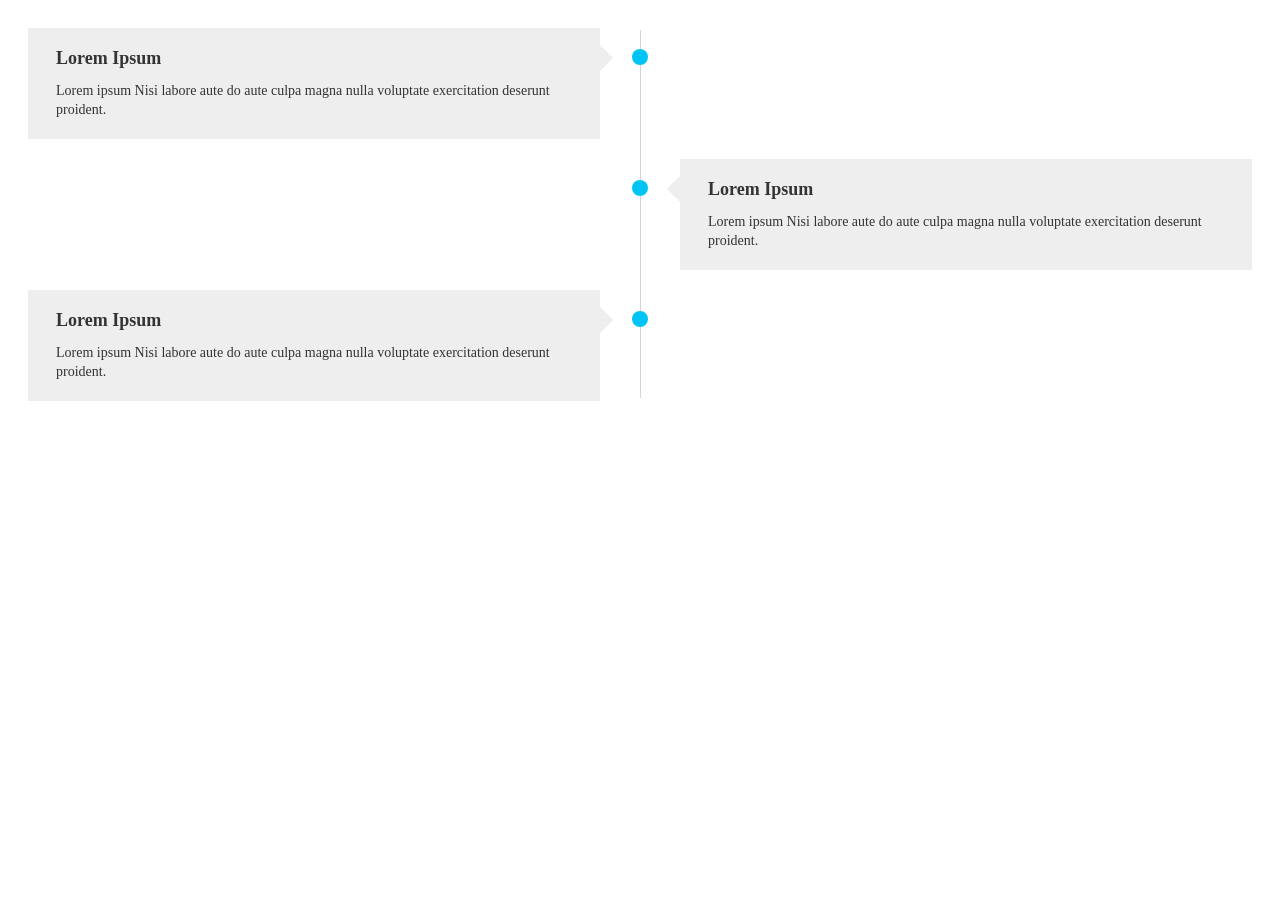
<file: wp-content/uploads/ac_assets/blox_alternating_classic_pointer_timeline/index.html>
<!doctype html>
<html>
<head>
<meta charset="utf-8">
<meta name="viewport" content="width=device-width, initial-scale=1">
<title>Alternating Classic Pointer Timeline</title>
<link href="https://maxcdn.bootstrapcdn.com/font-awesome/4.7.0/css/font-awesome.min.css"  rel="stylesheet">
<link href="blox-alternating-classic-pointer-timeline.css" rel="stylesheet" type="text/css">

</head>
<body>
	<ul class="blox-alternating-classic-pointer-timeline">
    	<li>
        	<div class="blox-wrapper" style="background-color:#eeeeee;">
            	<span class="blox-dote" style="background-color:#00C4F3;"></span>
                <div class="blox-heading">Lorem Ipsum</div>	
                <div class="blox-content">Lorem ipsum Nisi labore aute do aute culpa magna nulla voluptate exercitation deserunt proident.</div>
            </div>
        </li>
        <li>
        	<div class="blox-wrapper" style="background-color:#eeeeee;">
            	<span class="blox-dote" style="background-color:#00C4F3;"></span>
                <div class="blox-heading">Lorem Ipsum</div>	
                <div class="blox-content">Lorem ipsum Nisi labore aute do aute culpa magna nulla voluptate exercitation deserunt proident.</div>
            </div>
        </li>
        <li>
        	<div class="blox-wrapper" style="background-color:#eeeeee;">
            	<span class="blox-dote" style="background-color:#00C4F3;"></span>
                <div class="blox-heading">Lorem Ipsum</div>	
                <div class="blox-content">Lorem ipsum Nisi labore aute do aute culpa magna nulla voluptate exercitation deserunt proident.</div>
            </div>
        </li>
    </ul>
</body>
</html>
</file>
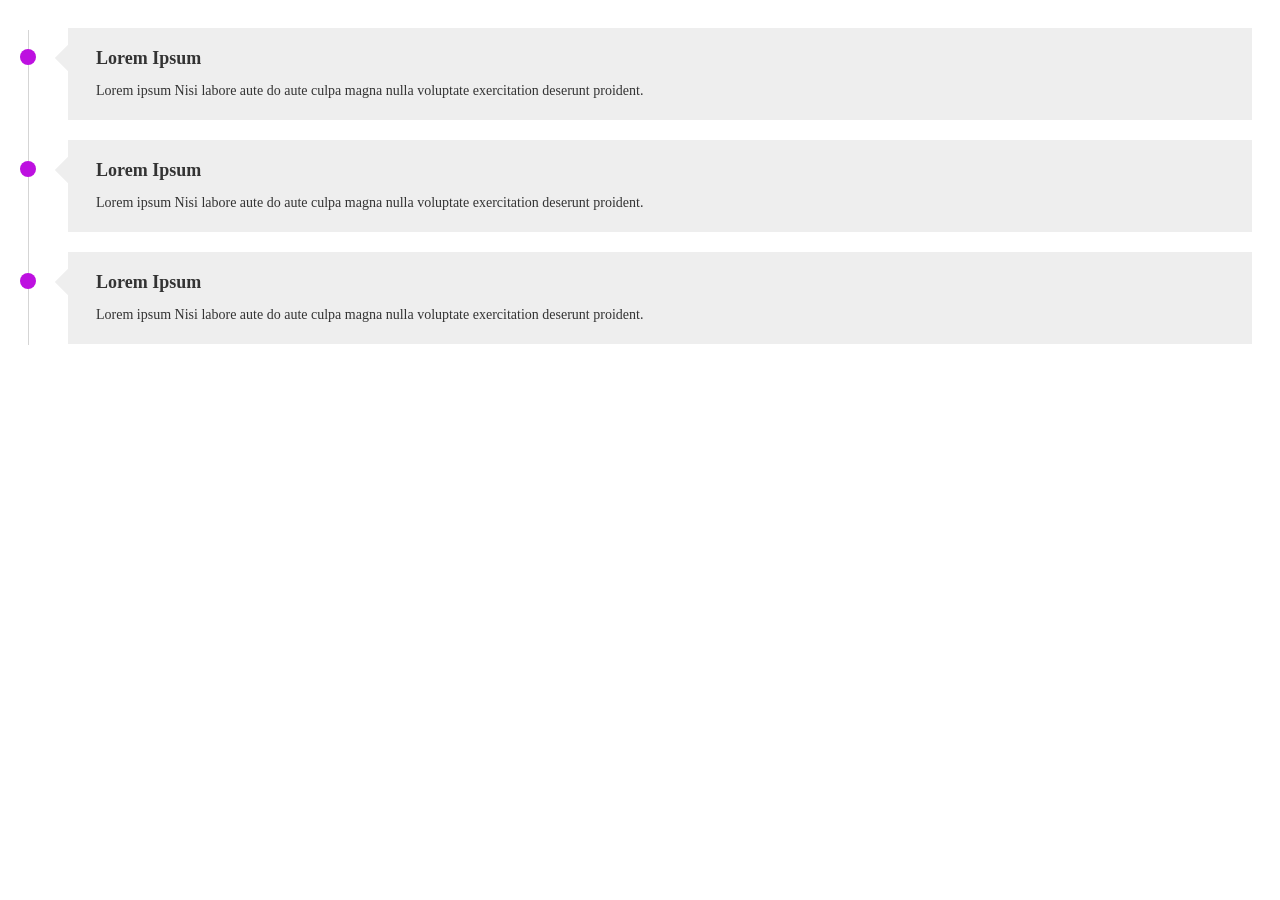
<file: wp-content/uploads/ac_assets/blox_classic_pointer_timeline/index.html>
<!doctype html>
<html>
<head>
<meta charset="utf-8">
<meta name="viewport" content="width=device-width, initial-scale=1">
<title>Classic Pointer Timeline</title>
<link href="https://maxcdn.bootstrapcdn.com/font-awesome/4.7.0/css/font-awesome.min.css"  rel="stylesheet">
<link href="blox-classic-pointer-timeline.css" rel="stylesheet" type="text/css">

</head>
<body>
	<ul class="blox-classic-pointer-timeline">
    	<li>
        	<div class="blox-wrapper" style="background-color:#eeeeee;">
            	<span class="blox-dote" style="background-color:#BD10E0;"></span>
                <div class="blox-heading">Lorem Ipsum</div>	
                <div class="blox-content">Lorem ipsum Nisi labore aute do aute culpa magna nulla voluptate exercitation deserunt proident.</div>
            </div>
        </li>
        <li>
        	<div class="blox-wrapper" style="background-color:#eeeeee;">
            	<span class="blox-dote" style="background-color:#BD10E0;"></span>
                <div class="blox-heading">Lorem Ipsum</div>	
                <div class="blox-content">Lorem ipsum Nisi labore aute do aute culpa magna nulla voluptate exercitation deserunt proident.</div>
            </div>
        </li>
        <li>
        	<div class="blox-wrapper" style="background-color:#eeeeee;">
            	<span class="blox-dote" style="background-color:#BD10E0;"></span>
                <div class="blox-heading">Lorem Ipsum</div>	
                <div class="blox-content">Lorem ipsum Nisi labore aute do aute culpa magna nulla voluptate exercitation deserunt proident.</div>
            </div>
        </li>
    </ul>
</body>
</html>
</file>
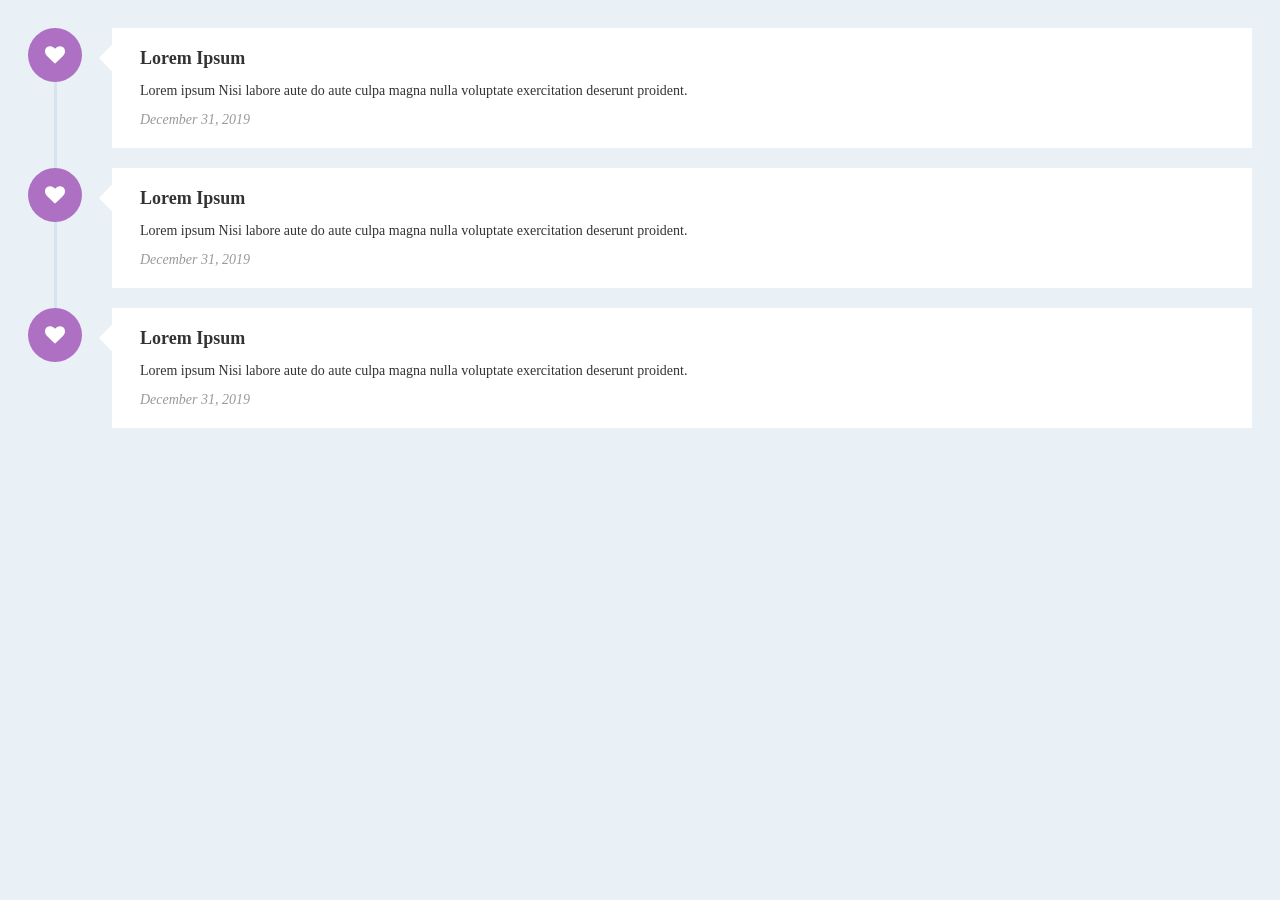
<file: wp-content/uploads/ac_assets/blox_icon_timeline/index.html>
<!doctype html>
<html>
<head>
<meta charset="utf-8">
<meta name="viewport" content="width=device-width, initial-scale=1">
<title>icon Timeline</title>
<link href="https://maxcdn.bootstrapcdn.com/font-awesome/4.7.0/css/font-awesome.min.css"  rel="stylesheet">
<link href="blox-icon-timeline.css" rel="stylesheet" type="text/css">

</head>
<body style="background-color:#e9f0f6;">
	<ul class="blox-icon-timeline">
    	<li>
        	<div class="blox-wrapper" style="background-color:#ffffff;">
            	<div class="blox-icon" style=" background-color:#AE70C3;"><i class="fa fa-heart"></i></div>
                <div class="blox-heading">Lorem Ipsum</div>	
                <div class="blox-content">Lorem ipsum Nisi labore aute do aute culpa magna nulla voluptate exercitation deserunt proident.</div>
                <div class="blox-date" style="color:#999999;">December 31, 2019</div>
            </div>
        </li>
        <li>
        	<div class="blox-wrapper" style="background-color:#ffffff;">
            	<div class="blox-icon" style=" background-color:#AE70C3;"><i class="fa fa-heart"></i></div>
                <div class="blox-heading">Lorem Ipsum</div>	
                <div class="blox-content">Lorem ipsum Nisi labore aute do aute culpa magna nulla voluptate exercitation deserunt proident.</div>
                <div class="blox-date" style="color:#999999;">December 31, 2019</div>
            </div>
        </li>
        <li>
        	<div class="blox-wrapper" style="background-color:#ffffff;">
            	<div class="blox-icon" style=" background-color:#AE70C3;"><i class="fa fa-heart"></i></div>
                <div class="blox-heading">Lorem Ipsum</div>	
                <div class="blox-content">Lorem ipsum Nisi labore aute do aute culpa magna nulla voluptate exercitation deserunt proident.</div>
                <div class="blox-date" style="color:#999999;">December 31, 2019</div>
            </div>
        </li>
    </ul>
</body>
</html>
</file>
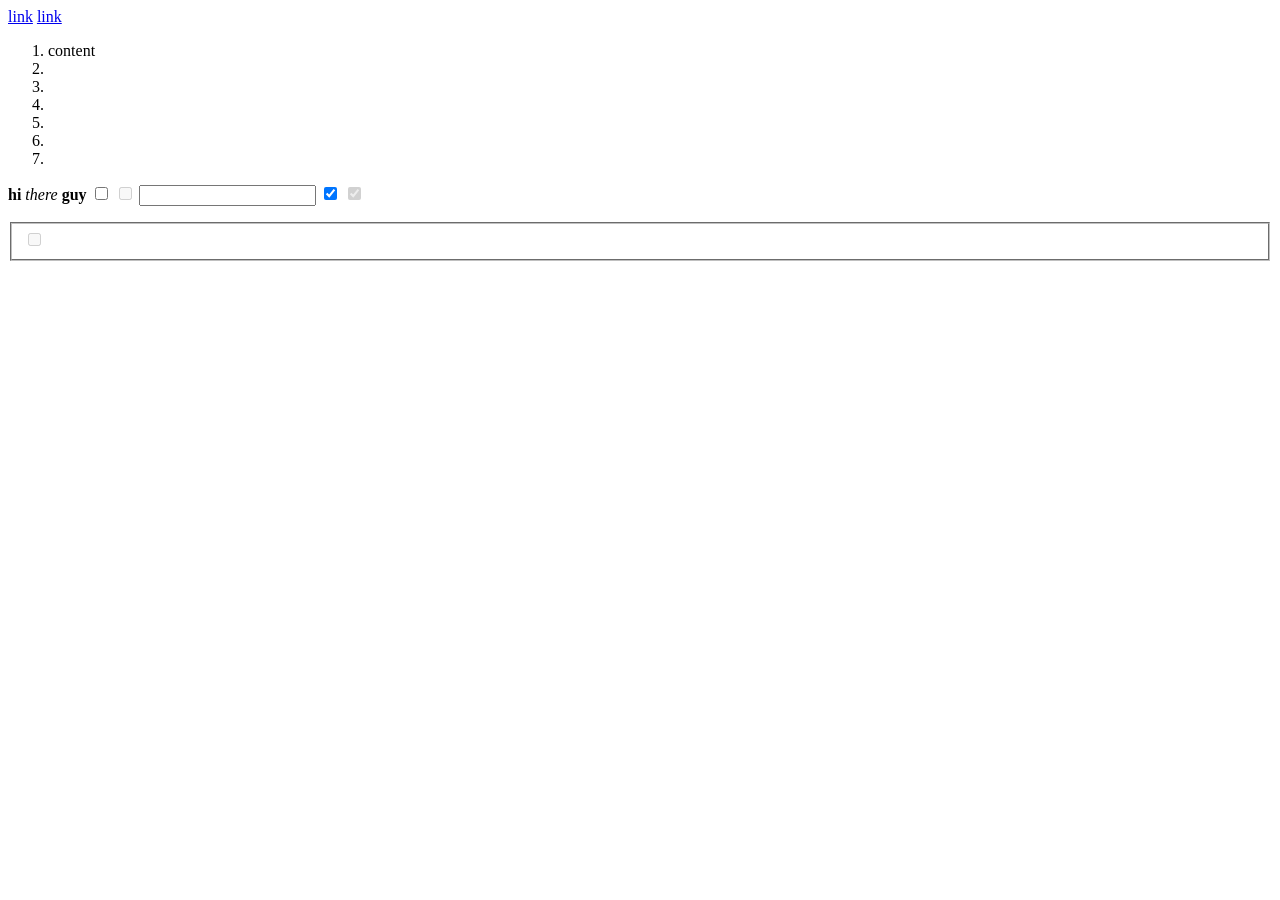
<file: wp-content/plugins/wpforms-lite/vendor/symfony/css-selector/Tests/XPath/Fixtures/ids.html>
<html id="html"><head>
  <link id="link-href" href="foo" />
  <link id="link-nohref" />
</head><body>
<div id="outer-div">
 <a id="name-anchor" name="foo"></a>
 <a id="tag-anchor" rel="tag" href="http://localhost/foo">link</a>
 <a id="nofollow-anchor" rel="nofollow" href="https://example.org">
    link</a>
 <ol id="first-ol" class="a b c">
   <li id="first-li">content</li>
   <li id="second-li" lang="En-us">
     <div id="li-div">
     </div>
   </li>
   <li id="third-li" class="ab c"></li>
   <li id="fourth-li" class="ab
c"></li>
   <li id="fifth-li"></li>
   <li id="sixth-li"></li>
   <li id="seventh-li">  </li>
 </ol>
 <p id="paragraph">
   <b id="p-b">hi</b> <em id="p-em">there</em>
   <b id="p-b2">guy</b>
   <input type="checkbox" id="checkbox-unchecked" />
   <input type="checkbox" id="checkbox-disabled" disabled="" />
   <input type="text" id="text-checked" checked="checked" />
   <input type="hidden" />
   <input type="hidden" disabled="disabled" />
   <input type="checkbox" id="checkbox-checked" checked="checked" />
   <input type="checkbox" id="checkbox-disabled-checked"
          disabled="disabled" checked="checked" />
   <fieldset id="fieldset" disabled="disabled">
     <input type="checkbox" id="checkbox-fieldset-disabled" />
     <input type="hidden" />
   </fieldset>
 </p>
 <ol id="second-ol">
 </ol>
 <map name="dummymap">
   <area shape="circle" coords="200,250,25" href="foo.html" id="area-href" />
   <area shape="default" id="area-nohref" />
 </map>
</div>
<div id="foobar-div" foobar="ab bc
cde"><span id="foobar-span"></span></div>
</body></html>
</file>
<file: wp-content/uploads/ac_assets/blox_alternating_classic_pointer_timeline/blox-alternating-classic-pointer-timeline.css>
.blox-alternating-classic-pointer-timeline * { 
	margin: 0; 
	padding: 0; 
	-webkit-box-sizing: border-box; 
	-moz-box-sizing: border-box; 
	box-sizing: border-box; 
}
.blox-alternating-classic-pointer-timeline{
	font-family: inherit;
	font-size:14px;
	color:#333333;
	padding:0px 20px;
	margin:0px;
	list-style:none;
	text-align:left;
	}

.blox-alternating-classic-pointer-timeline li{
	position:relative;
	padding:20px 0 0px 0;
	margin:0px 50% 0 0;
	}
	
.blox-alternating-classic-pointer-timeline li:nth-child(2n){
	margin:0 0 0 50%;
	}
	
.blox-alternating-classic-pointer-timeline li:nth-child(2n) .blox-wrapper{
	margin:0 0px 0 40px;
	}
	
.blox-alternating-classic-pointer-timeline li:nth-child(2n) .blox-dote{
	right:auto;
	left:-41px;
	margin-left:-7px;
	}
	
.blox-alternating-classic-pointer-timeline li:nth-child(2n) .blox-wrapper:before{
	right:auto;
	left:-9px;
	}
	
.blox-alternating-classic-pointer-timeline li:nth-child(2n):before{
	right:auto;
	left:0px;
	}					
	
.blox-alternating-classic-pointer-timeline li ul{
	list-style:none;
	margin:10px 0 0 0;
	}	

.blox-alternating-classic-pointer-timeline li ul li:before{
	display:none;
	}	
	
.blox-alternating-classic-pointer-timeline li:last-child::before{
	height:81%;
	}	
	
.blox-alternating-classic-pointer-timeline li ul li{
	margin:0;
	padding:4px 0 4px 0;
	}	
	
.blox-alternating-classic-pointer-timeline li:before{
	position:absolute;
	right:-1px;
	top:22px;
	content:'';
	height:100%;
	border-left:#D5D5D5 1px solid;
	}
	
.blox-alternating-classic-pointer-timeline li .blox-wrapper{
	padding:20px 24px 20px 28px;
	margin:0 40px 0 0px;
	position:relative;
	}
	
.blox-alternating-classic-pointer-timeline li .blox-wrapper:before{
	display:block;
	content:'';
	}	

.blox-alternating-classic-pointer-timeline .blox-dote{
	position:absolute;
	width:16px;
	height:16px;
	right:-41px;
	top:21px;
	margin:0px -7px 0px 0px;
	display:block;
	border-radius:50%;
	}

	
.blox-alternating-classic-pointer-timeline .blox-content{
	font-size:14px;
	line-height:19px;
	}
.blox-alternating-classic-pointer-timeline .blox-heading{
	font-size:18px;
	font-weight:bold;
	margin:0 0 12px 0;
	} 	
	
.blox-alternating-classic-pointer-timeline li .blox-wrapper:before{
	width:20px;
	height:20px;
	display:block;
	content:'';
	transform: rotate(-45deg);
	position:absolute;
	right:-9px;
	top:20px;
	background-color:inherit;
	}
	
@media screen and (max-width: 767px){
	.blox-alternating-classic-pointer-timeline li{ padding:65px 0 0 0;}
	.blox-alternating-classic-pointer-timeline li,.blox-alternating-classic-pointer-timeline li:nth-child(2n){ margin:0;}
	
	
	.blox-alternating-classic-pointer-timeline li .blox-dote,
	.blox-alternating-classic-pointer-timeline li:nth-child(2n) .blox-dote{ right:auto; left:50%; margin-left:-7px; top:-45px;}
	.blox-alternating-classic-pointer-timeline li:before,
	.blox-alternating-classic-pointer-timeline li:nth-child(2n):before{ right:auto; left:50%; top:0;}
	.blox-alternating-classic-pointer-timeline li .blox-wrapper,
	.blox-alternating-classic-pointer-timeline li:nth-child(2n) .blox-wrapper{ margin:0;}
	.blox-alternating-classic-pointer-timeline li .blox-wrapper:before,
	.blox-alternating-classic-pointer-timeline li:nth-child(2n) .blox-wrapper:before{left:50%; top:-10px; right:auto; margin-left:-10px;}
	}
</file>
<file: wp-content/uploads/ac_assets/blox_classic_pointer_timeline/blox-classic-pointer-timeline.css>
.blox-classic-pointer-timeline * { 
	margin: 0; 
	padding: 0; 
	-webkit-box-sizing: border-box; 
	-moz-box-sizing: border-box; 
	box-sizing: border-box; 
}
.blox-classic-pointer-timeline{
	font-family: inherit;
	font-size:14px;
	color:#333333;
	padding:0px 20px;
	margin:0px;
	list-style:none;
	text-align:left;
	}

.blox-classic-pointer-timeline li{
	position:relative;
	padding:20px 0 0px 0;
	margin:0px 0 0px 0px;
	}
	
.blox-classic-pointer-timeline li ul{
	list-style:none;
	margin:10px 0 0 0;
	}	

.blox-classic-pointer-timeline li ul li:before{
	display:none;
	}	
	
.blox-classic-pointer-timeline li:last-child::before{
	height:81%;
	}	
	
.blox-classic-pointer-timeline li ul li{
	margin:0;
	padding:4px 0 4px 0;
	}	
	
.blox-classic-pointer-timeline li:before{
	position:absolute;
	left:0px;
	top:22px;
	content:'';
	height:100%;
	border-left:#D5D5D5 1px solid;
	}
	
.blox-classic-pointer-timeline li .blox-wrapper{
	padding:20px 24px 20px 28px;
	margin:0 0 0 40px;
	position:relative;
	}
	
.blox-classic-pointer-timeline li .blox-wrapper:before{
	display:block;
	content:'';
	}	

.blox-classic-pointer-timeline .blox-dote{
	position:absolute;
	width:16px;
	height:16px;
	left:-41px;
	top:21px;
	margin:0px 0 0px -7px;
	display:block;
	border-radius:50%;
	}

	
.blox-classic-pointer-timeline .blox-content{
	font-size:14px;
	line-height:19px;
	}
.blox-classic-pointer-timeline .blox-heading{
	font-size:18px;
	font-weight:bold;
	margin:0 0 12px 0;
	} 	
	
.blox-classic-pointer-timeline li .blox-wrapper:before{
	width:20px;
	height:20px;
	display:block;
	content:'';
	transform: rotate(-45deg);
	position:absolute;
	left:-9px;
	top:20px;
	background-color:inherit;
	}
</file>
<file: wp-content/uploads/ac_assets/blox_icon_timeline/blox-icon-timeline.css>
.blox-icon-timeline * { 
	margin: 0; 
	padding: 0; 
	-webkit-box-sizing: border-box; 
	-moz-box-sizing: border-box; 
	box-sizing: border-box; 
}
.blox-icon-timeline{
	font-family: inherit;
	font-size:14px;
	color:#333333;
	padding:0px 20px;
	margin:0px;
	list-style:none;
	text-align:left;
	}

.blox-icon-timeline li{
	position:relative;
	padding:20px 0 0px 0;
	margin:0px 0 0px 0px;
	}
	
.blox-icon-timeline li ul{
	list-style:none;
	margin:10px 0 0 0;
	}	

.blox-icon-timeline li ul li:before{
	display:none;
	}	
	
.blox-icon-timeline li:last-child::before{
	height:81%;
	display:none;
	}	
	
.blox-icon-timeline li ul li{
	margin:0;
	padding:4px 0 4px 0;
	}	
	
.blox-icon-timeline li:before{
	position:absolute;
	left:26px;
	top:22px;
	content:'';
	height:100%;
	border-left:3px solid #D7E4ED;
	}
	
.blox-icon-timeline li .blox-wrapper{
	padding:20px 24px 20px 28px;
	margin:0 0 0 84px;
	position:relative;
	}
	
.blox-icon-timeline li .blox-wrapper:before{
	display:block;
	content:'';
	}	

	
.blox-icon-timeline .blox-content{
	font-size:14px;
	line-height:19px;
	padding:0 0 12px 0;
	}
.blox-icon-timeline .blox-heading{
	font-size:18px;
	font-weight:bold;
	margin:0 0 12px 0;
	} 	
	
.blox-icon-timeline li .blox-wrapper:before{
	width:20px;
	height:20px;
	display:block;
	content:'';
	transform: rotate(-45deg);
	position:absolute;
	left:-9px;
	top:20px;
	background-color:inherit;
	}	
	
	
.blox-icon-timeline .blox-icon{
	position:absolute;
	font-size:20px;
	color:#ffffff;
	left:-77px;
	top:0px;
	line-height:54px;
	text-align:center;
	width:54px;
	height:54px;
	margin:0px 0 0px -7px;
	display:block;
	border-radius:50%;
	}
	
.blox-icon-timeline .blox-date{
	font-style:italic;
	}
</file>
